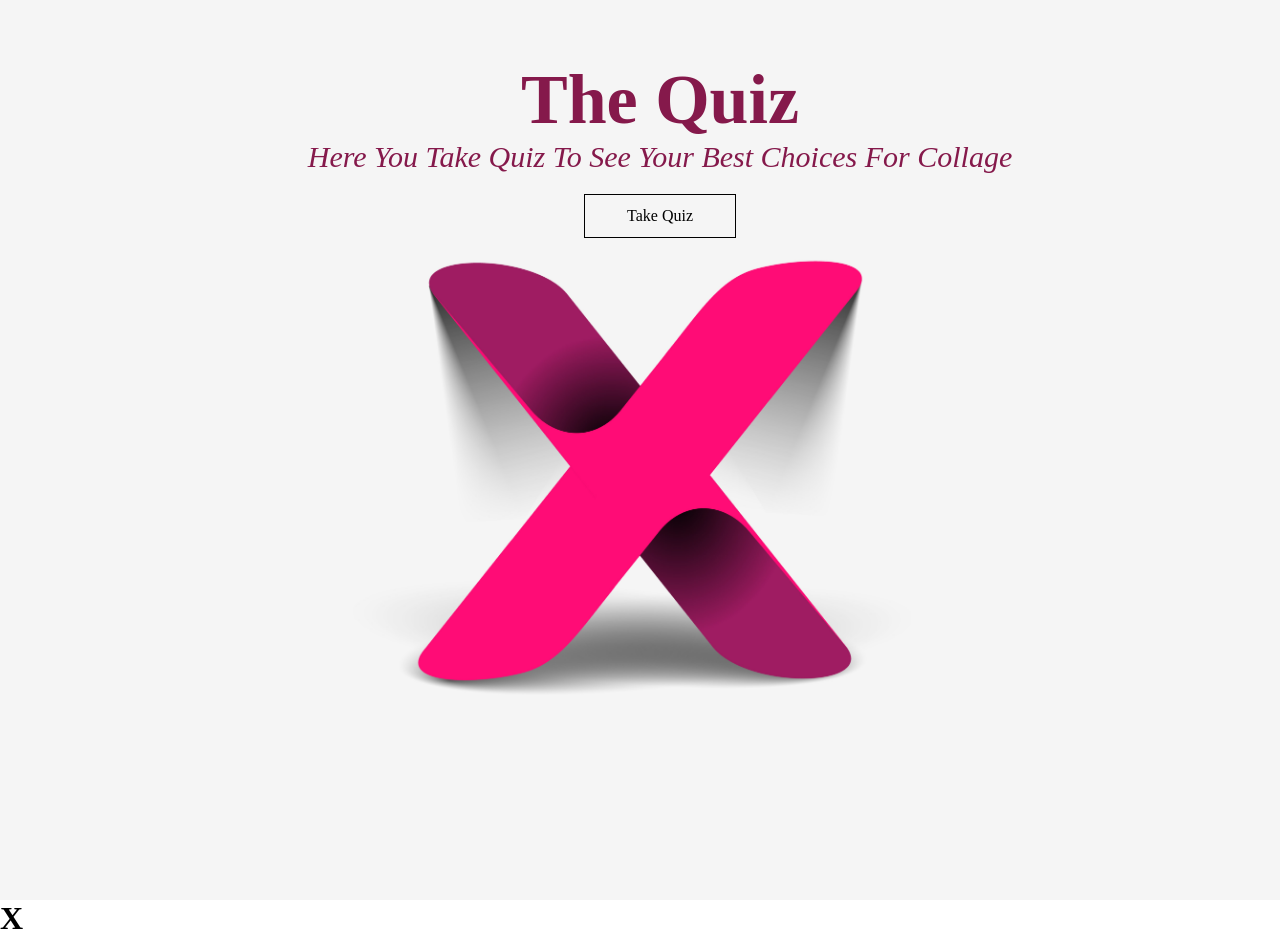
<file: index.html>
<!DOCTYPE html>
<html lang="en">
<head>
    <meta charset="UTF-8">
    <meta name="viewport" content="width=device-width, initial-scale=1.0">
    <title>Your Website</title>
    <link rel="stylesheet" href="style.css">
</head>
<body>
    <section id="banner">
<div class ="banner-text">
    <h1> The Quiz</h1>
    <p>Here You Take Quiz To See Your Best Choices For Collage</p>
    <div class="banner-btn">
        <a href="page2.html"><span></span>Take Quiz</a>
    </div>
</div>

    </section>
    <header>
        <h1>X</h1>
    </header>
    <main>


    </main>
</body>
</html>
</file>
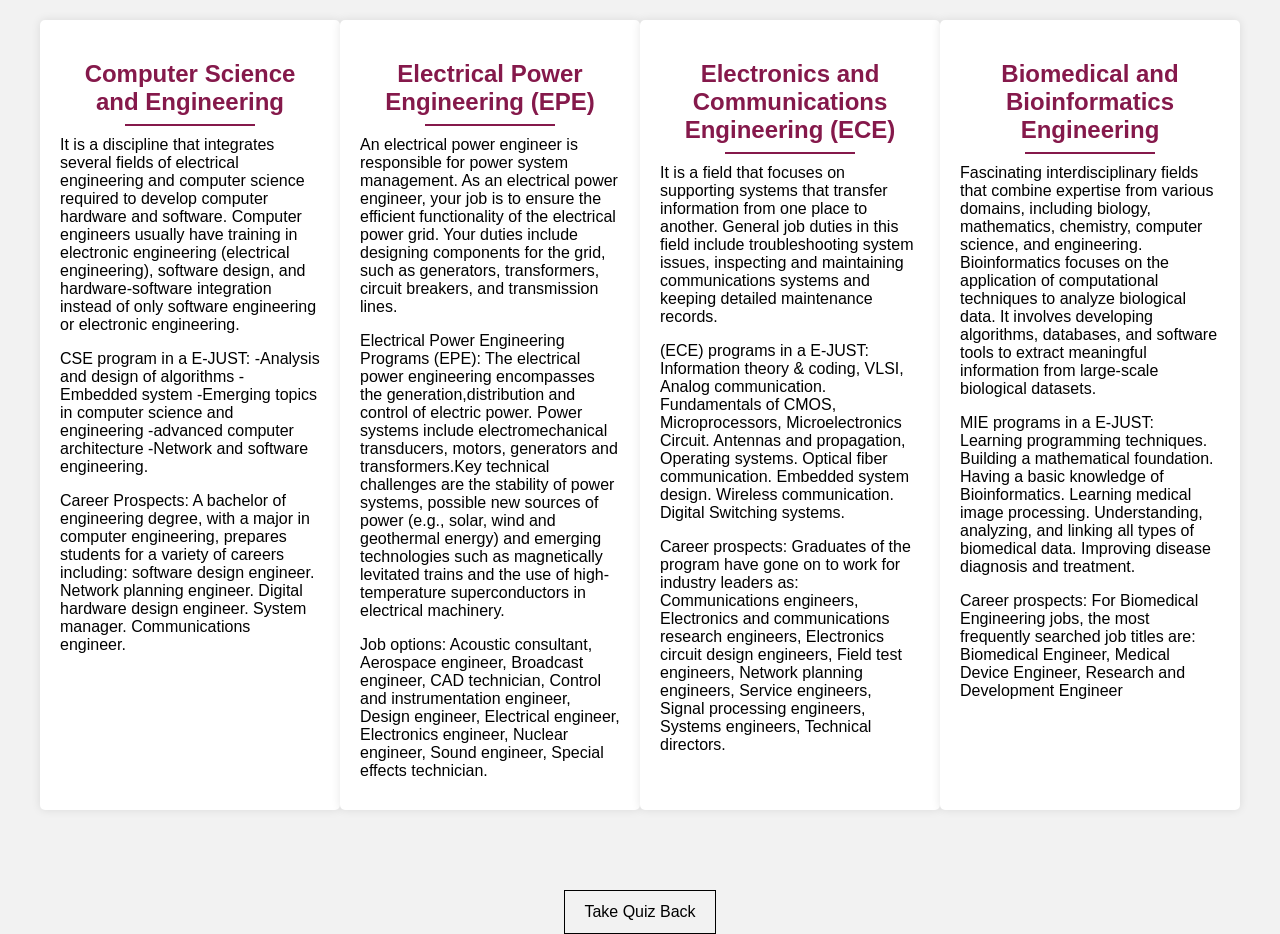
<file: ecce.html>
<!DOCTYPE html>
<html lang="en">
<head>
    <meta charset="UTF-8">
    <meta name="viewport" content="width=device-width, initial-scale=1.0">
    <title>Document</title>
    <link rel="stylesheet" href="style4.css">
</head>
<body>

    <div class="container">
        <div class="content">
            <h2>Computer Science and Engineering</h2>
            <p>It is a discipline that integrates several fields of electrical engineering and computer science required to develop computer hardware and software.
                Computer engineers usually have training in electronic engineering (electrical engineering), software design, and hardware-software integration instead of only software engineering or electronic engineering.
            </p>
             <p>  
                CSE program in a E-JUST:
                
                -Analysis and design of algorithms
                -Embedded system 
                -Emerging topics in computer science and engineering 
                -advanced computer architecture 
                -Network and software engineering.
                </p>
              <p>Career Prospects: 
                
                A bachelor of engineering degree, with a major in computer engineering, prepares students for a variety of careers including:
                software design engineer.
                Network planning engineer.
                Digital hardware design engineer.
                System manager.
                Communications engineer.</p>
        </div>
        <div class="content">
            <h2>Electrical Power Engineering (EPE)</h2>
            <p>An electrical power engineer is responsible for power system management. As an electrical power engineer, your job is to ensure the efficient functionality of the electrical power grid. Your duties include designing components for the grid, such as generators, transformers, circuit breakers, and transmission lines.</p>
            <p>Electrical Power Engineering Programs (EPE): The electrical power engineering encompasses the generation,distribution and control of electric power. Power systems include electromechanical transducers, motors, generators and transformers.Key technical challenges are the stability of power systems, possible new sources of power (e.g., solar, wind and geothermal energy) and emerging technologies such as magnetically levitated trains and the use of high-temperature superconductors in electrical machinery.</p>
            <p>Job options: Acoustic consultant, Aerospace engineer, Broadcast engineer, CAD technician, Control and instrumentation engineer, Design engineer, Electrical engineer, Electronics engineer, Nuclear engineer, Sound engineer, Special effects technician.</p>
        </div>
        <div class="content">
            <h2>Electronics and Communications Engineering (ECE)</h2>
            <p>It is a field that focuses on supporting systems that transfer information from one place to another. General job duties in this field include troubleshooting system issues, inspecting and maintaining communications systems and keeping detailed maintenance records.</p>
            <p>(ECE) programs in a E-JUST: Information theory & coding, VLSI, Analog communication. Fundamentals of CMOS, Microprocessors, Microelectronics Circuit. Antennas and propagation, Operating systems. Optical fiber communication. Embedded system design. Wireless communication. Digital Switching systems.</p>
            <p>Career prospects: Graduates of the program have gone on to work for industry leaders as: Communications engineers, Electronics and communications research engineers, Electronics circuit design engineers, Field test engineers, Network planning engineers, Service engineers, Signal processing engineers, Systems engineers, Technical directors.</p>
        </div>
        <div class="content">
            <h2>Biomedical and Bioinformatics Engineering</h2>
            <p>Fascinating interdisciplinary fields that combine expertise from various domains, including biology, mathematics, chemistry, computer science, and engineering. Bioinformatics focuses on the application of computational techniques to analyze biological data. It involves developing algorithms, databases, and software tools to extract meaningful information from large-scale biological datasets.</p>
            <p>MIE programs in a E-JUST: Learning programming techniques. Building a mathematical foundation. Having a basic knowledge of Bioinformatics. Learning medical image processing. Understanding, analyzing, and linking all types of biomedical data. Improving disease diagnosis and treatment.</p>
            <p>Career prospects: For Biomedical Engineering jobs, the most frequently searched job titles are: Biomedical Engineer, Medical Device Engineer, Research and Development Engineer</p>
        </div>
    </div>
    
    <!-- Button at the end of the page -->
    <div class="banner-btn" style="text-align: center; margin-top: 20px;">
        <a href="page2.html"><span></span>Take Quiz Back</a>
    </div>

</body>
</html>
</file>
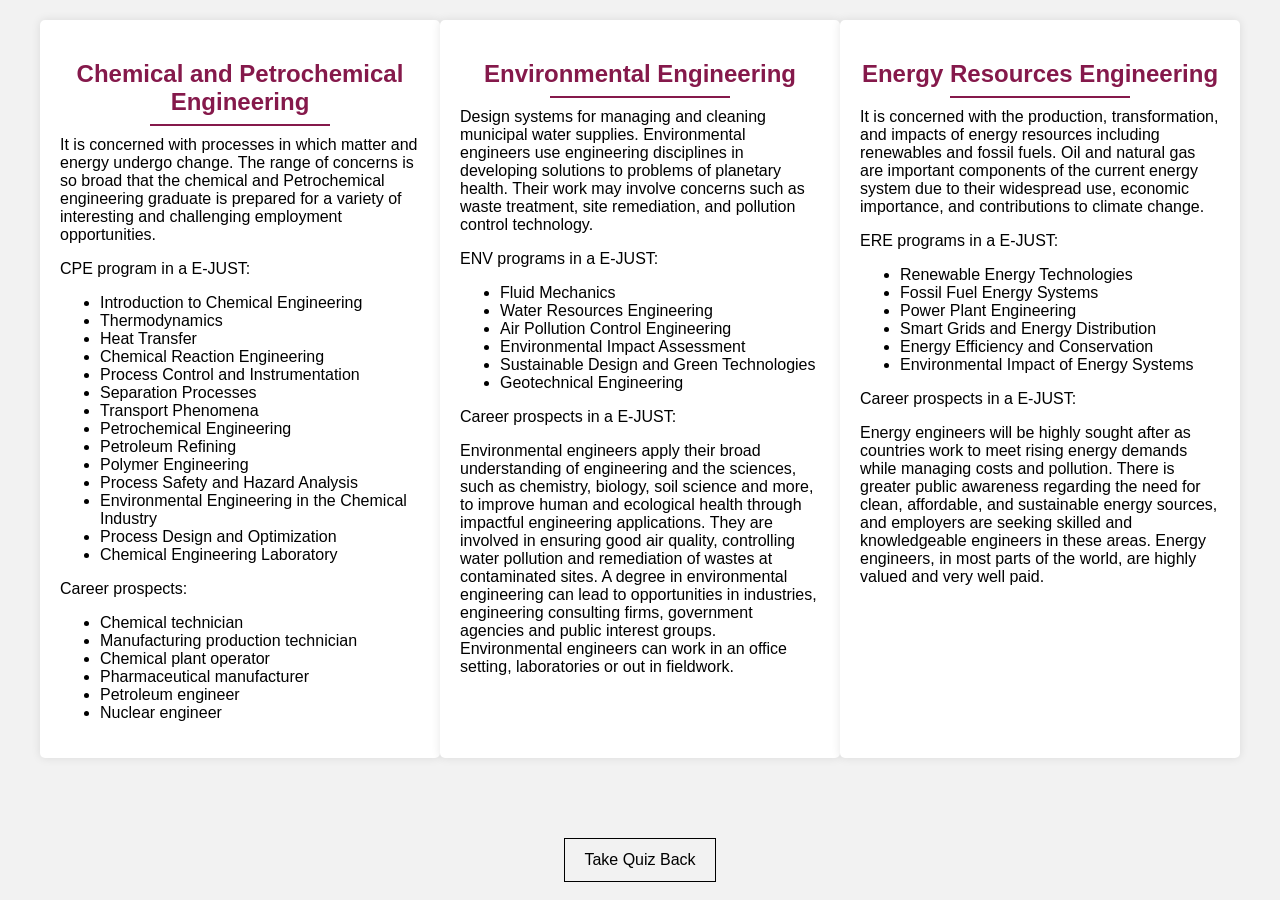
<file: eece.html>
<!DOCTYPE html>
<html lang="en">
<head>
    <meta charset="UTF-8">
    <meta name="viewport" content="width=device-width, initial-scale=1.0">
    <title>Engineering Programs</title>
    <link rel="stylesheet" href="style4.css">
</head>
<body>
    <div class="container">
        <div class="content">
            <h2>Chemical and Petrochemical Engineering</h2>
            <p>It is concerned with processes in which matter and energy undergo change. The range of concerns is so broad that the chemical and Petrochemical engineering graduate is prepared for a variety of interesting and challenging employment opportunities.</p>
            <p>CPE program in a E-JUST:</p>
            <ul>
                <li>Introduction to Chemical Engineering</li>
                <li>Thermodynamics</li>
                <li>Heat Transfer</li>
                <li>Chemical Reaction Engineering</li>
                <li>Process Control and Instrumentation</li>
                <li>Separation Processes</li>
                <li>Transport Phenomena</li>
                <li>Petrochemical Engineering</li>
                <li>Petroleum Refining</li>
                <li>Polymer Engineering</li>
                <li>Process Safety and Hazard Analysis</li>
                <li>Environmental Engineering in the Chemical Industry</li>
                <li>Process Design and Optimization</li>
                <li>Chemical Engineering Laboratory</li>
            </ul>
            <p>Career prospects:</p>
            <ul>
                <li>Chemical technician</li>
                <li>Manufacturing production technician</li>
                <li>Chemical plant operator</li>
                <li>Pharmaceutical manufacturer</li>
                <li>Petroleum engineer</li>
                <li>Nuclear engineer</li>
            </ul>
        </div>

        <div class="content">
            <h2>Environmental Engineering</h2>
            <p>Design systems for managing and cleaning municipal water supplies. Environmental engineers use engineering disciplines in developing solutions to problems of planetary health. Their work may involve concerns such as waste treatment, site remediation, and pollution control technology.</p>
            <p>ENV programs in a E-JUST:</p>
            <ul>
                <li>Fluid Mechanics</li>
                <li>Water Resources Engineering</li>
                <li>Air Pollution Control Engineering</li>
                <li>Environmental Impact Assessment</li>
                <li>Sustainable Design and Green Technologies</li>
                <li>Geotechnical Engineering</li>
            </ul>
            <p>Career prospects in a E-JUST:</p>
            <p>Environmental engineers apply their broad understanding of engineering and the sciences, such as chemistry, biology, soil science and more, to improve human and ecological health through impactful engineering applications. They are involved in ensuring good air quality, controlling water pollution and remediation of wastes at contaminated sites.
                A degree in environmental engineering can lead to opportunities in industries, engineering consulting firms, government agencies and public interest groups. Environmental engineers can work in an office setting, laboratories or out in fieldwork.</p>
        </div>

        <div class="content">
            <h2>Energy Resources Engineering</h2>
            <p>It is concerned with the production, transformation, and impacts of energy resources including renewables and fossil fuels. Oil and natural gas are important components of the current energy system due to their widespread use, economic importance, and contributions to climate change.</p>
            <p>ERE programs in a E-JUST:</p>
            <ul>
                <li>Renewable Energy Technologies</li>
                <li>Fossil Fuel Energy Systems</li>
                <li>Power Plant Engineering</li>
                <li>Smart Grids and Energy Distribution</li>
                <li>Energy Efficiency and Conservation</li>
                <li>Environmental Impact of Energy Systems</li>
            </ul>
            <p>Career prospects in a E-JUST:</p>
            <p>Energy engineers will be highly sought after as countries work to meet rising energy demands while managing costs and pollution. There is greater public awareness regarding the need for clean, affordable, and sustainable energy sources, and employers are seeking skilled and knowledgeable engineers in these areas. Energy engineers, in most parts of the world, are highly valued and very well paid.</p>
        </div>
    </div>

    <!-- Button at the end of the page -->
    <div class="banner-btn" style="text-align: center; margin-top: 20px;">
        <a href="page2.html"><span></span>Take Quiz Back</a>
    </div>

</body>
</html>
</file>
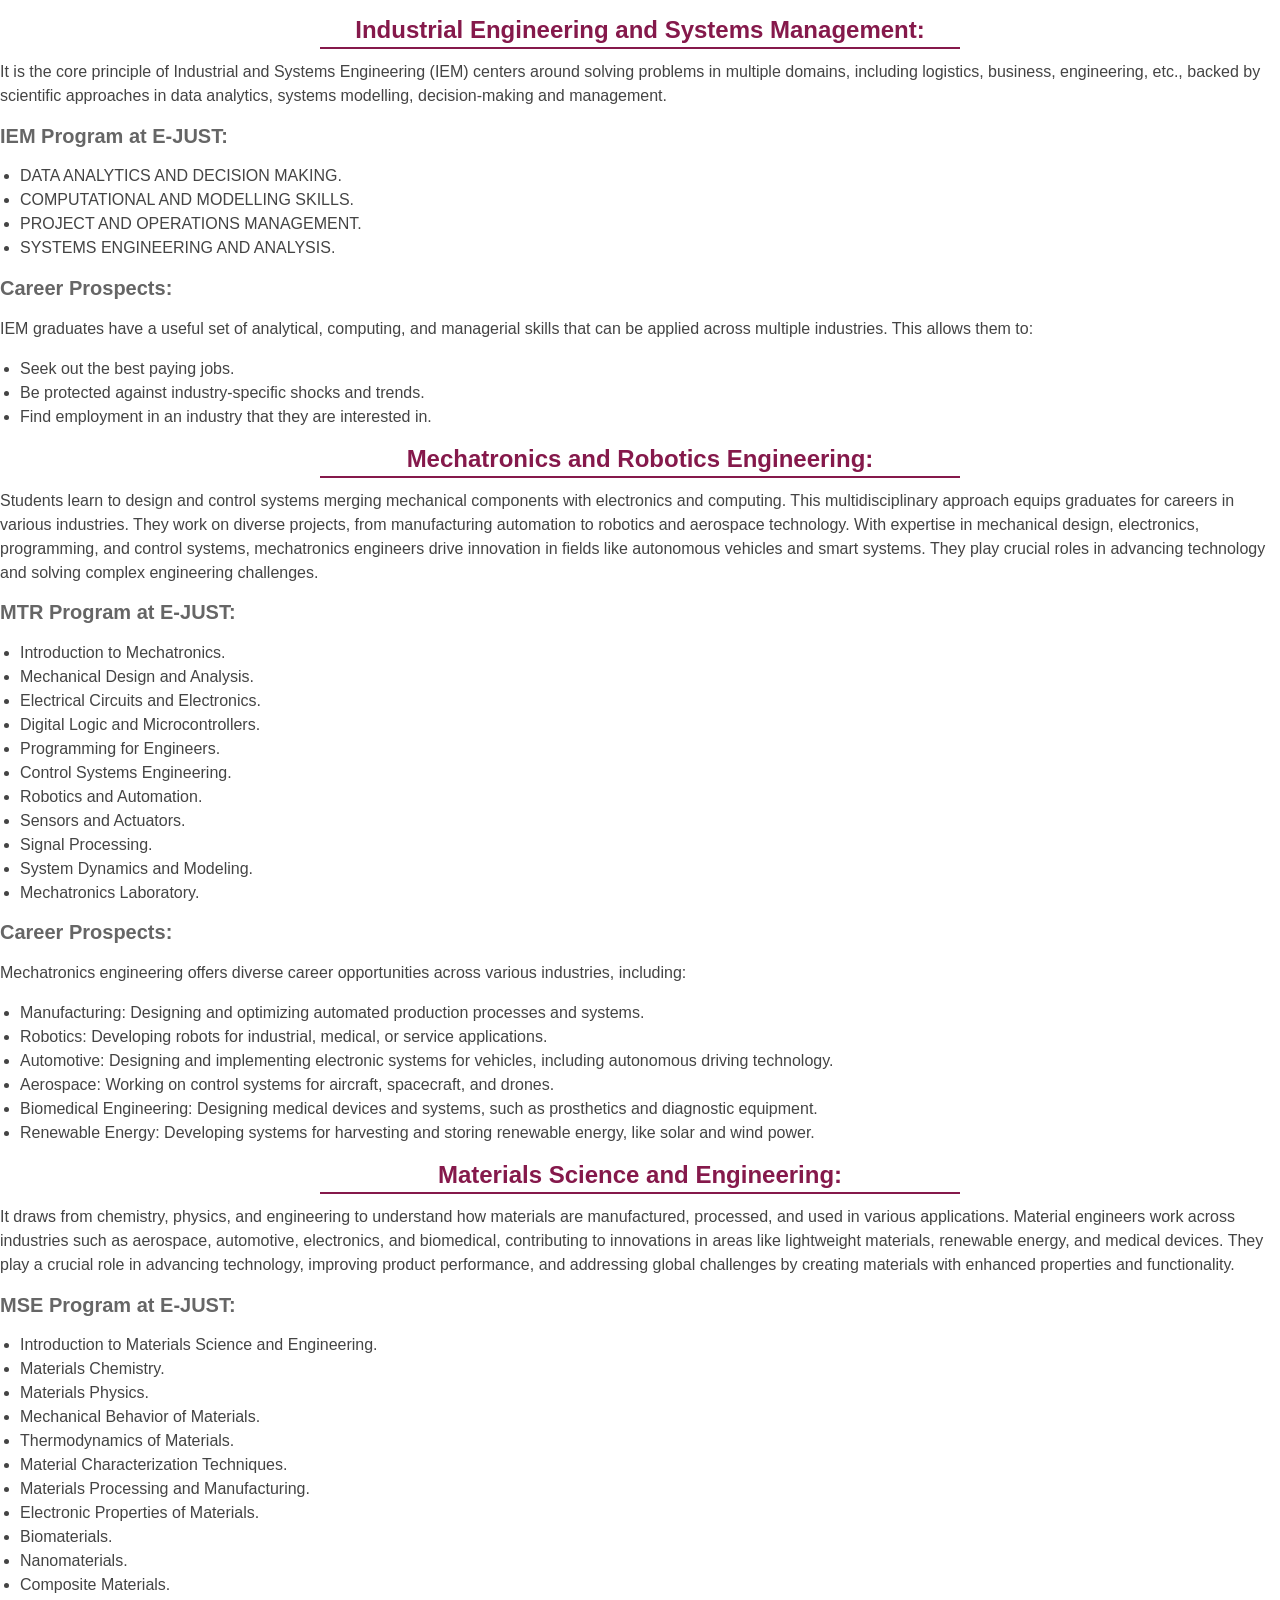
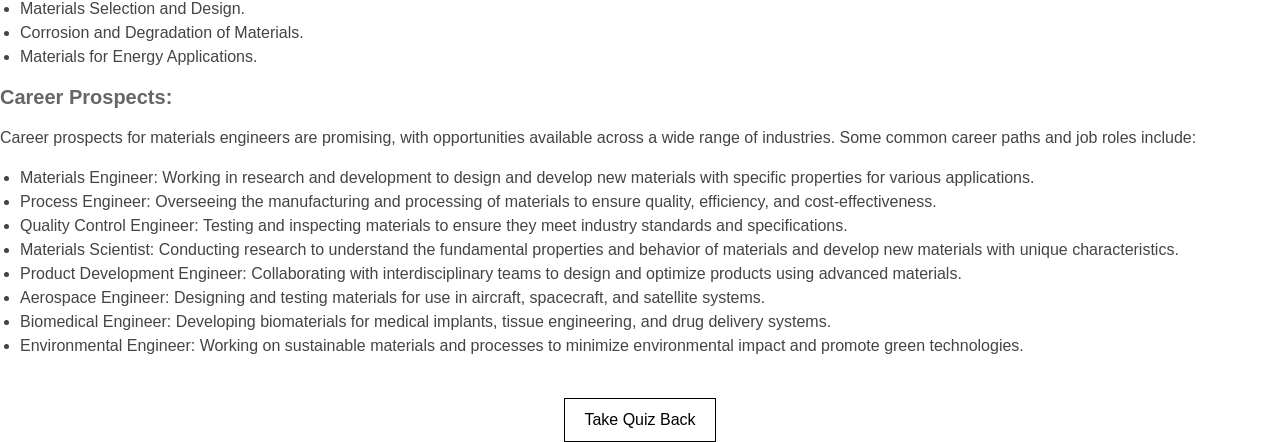
<file: ide.html>
<!DOCTYPE html>
<html lang="en">
<head>
    <meta charset="UTF-8">
    <meta name="viewport" content="width=device-width, initial-scale=1.0">
    <title>Document</title>
    <link rel="stylesheet" href="style3.css">
</head>
<body>

    <div>
        <h1>Industrial Engineering and Systems Management:</h1>
        <p>It is the core principle of Industrial and Systems Engineering (IEM) centers around solving problems in multiple domains, including logistics, business, engineering, etc., backed by scientific approaches in data analytics, systems modelling, decision-making and management.</p>

        <h2>IEM Program at E-JUST:</h2>
        <ul>
            <li>DATA ANALYTICS AND DECISION MAKING.</li>
            <li>COMPUTATIONAL AND MODELLING SKILLS.</li>
            <li>PROJECT AND OPERATIONS MANAGEMENT.</li>
            <li>SYSTEMS ENGINEERING AND ANALYSIS.</li>
        </ul>

        <h2>Career Prospects:</h2>
        <p>IEM graduates have a useful set of analytical, computing, and managerial skills that can be applied across multiple industries. This allows them to:</p>
        <ul>
            <li>Seek out the best paying jobs.</li>
            <li>Be protected against industry-specific shocks and trends.</li>
            <li>Find employment in an industry that they are interested in.</li>
        </ul>
    </div>

    <div>
        <h1>Mechatronics and Robotics Engineering:</h1>
        <p>Students learn to design and control systems merging mechanical components with electronics and computing. This multidisciplinary approach equips graduates for careers in various industries. They work on diverse projects, from manufacturing automation to robotics and aerospace technology. With expertise in mechanical design, electronics, programming, and control systems, mechatronics engineers drive innovation in fields like autonomous vehicles and smart systems. They play crucial roles in advancing technology and solving complex engineering challenges.</p>

        <h2>MTR Program at E-JUST:</h2>
        <ul>
            <li>Introduction to Mechatronics.</li>
            <li>Mechanical Design and Analysis.</li>
            <li>Electrical Circuits and Electronics.</li>
            <li>Digital Logic and Microcontrollers.</li>
            <li>Programming for Engineers.</li>
            <li>Control Systems Engineering.</li>
            <li>Robotics and Automation.</li>
            <li>Sensors and Actuators.</li>
            <li>Signal Processing.</li>
            <li>System Dynamics and Modeling.</li>
            <li>Mechatronics Laboratory.</li>
        </ul>

        <h2>Career Prospects:</h2>
        <p>Mechatronics engineering offers diverse career opportunities across various industries, including:</p>
        <ul>
            <li>Manufacturing: Designing and optimizing automated production processes and systems.</li>
            <li>Robotics: Developing robots for industrial, medical, or service applications.</li>
            <li>Automotive: Designing and implementing electronic systems for vehicles, including autonomous driving technology.</li>
            <li>Aerospace: Working on control systems for aircraft, spacecraft, and drones.</li>
            <li>Biomedical Engineering: Designing medical devices and systems, such as prosthetics and diagnostic equipment.</li>
            <li>Renewable Energy: Developing systems for harvesting and storing renewable energy, like solar and wind power.</li>
        </ul>
    </div>

    <div>
        <h1>Materials Science and Engineering:</h1>
        <p>It draws from chemistry, physics, and engineering to understand how materials are manufactured, processed, and used in various applications. Material engineers work across industries such as aerospace, automotive, electronics, and biomedical, contributing to innovations in areas like lightweight materials, renewable energy, and medical devices. They play a crucial role in advancing technology, improving product performance, and addressing global challenges by creating materials with enhanced properties and functionality.</p>

        <h2>MSE Program at E-JUST:</h2>
        <ul>
            <li>Introduction to Materials Science and Engineering.</li>
            <li>Materials Chemistry.</li>
            <li>Materials Physics.</li>
            <li>Mechanical Behavior of Materials.</li>
            <li>Thermodynamics of Materials.</li>
            <li>Material Characterization Techniques.</li>
            <li>Materials Processing and Manufacturing.</li>
            <li>Electronic Properties of Materials.</li>
            <li>Biomaterials.</li>
            <li>Nanomaterials.</li>
            <li>Composite Materials.</li>
            <li>Materials Selection and Design.</li>
            <li>Corrosion and Degradation of Materials.</li>
            <li>Materials for Energy Applications.</li>
        </ul>

        <h2>Career Prospects:</h2>
        <p>Career prospects for materials engineers are promising, with opportunities available across a wide range of industries. Some common career paths and job roles include:</p>
        <ul>
            <li>Materials Engineer: Working in research and development to design and develop new materials with specific properties for various applications.</li>
            <li>Process Engineer: Overseeing the manufacturing and processing of materials to ensure quality, efficiency, and cost-effectiveness.</li>
            <li>Quality Control Engineer: Testing and inspecting materials to ensure they meet industry standards and specifications.</li>
            <li>Materials Scientist: Conducting research to understand the fundamental properties and behavior of materials and develop new materials with unique characteristics.</li>
            <li>Product Development Engineer: Collaborating with interdisciplinary teams to design and optimize products using advanced materials.</li>
            <li>Aerospace Engineer: Designing and testing materials for use in aircraft, spacecraft, and satellite systems.</li>
            <li>Biomedical Engineer: Developing biomaterials for medical implants, tissue engineering, and drug delivery systems.</li>
            <li>Environmental Engineer: Working on sustainable materials and processes to minimize environmental impact and promote green technologies.</li>
        </ul>
    </div>
    
    <!-- Button at the end of the page -->
    <div class="banner-btn" style="text-align: center; margin-top: 20px;">
        <a href="page2.html"><span></span>Take Quiz Back</a>
    </div>

</
</file>
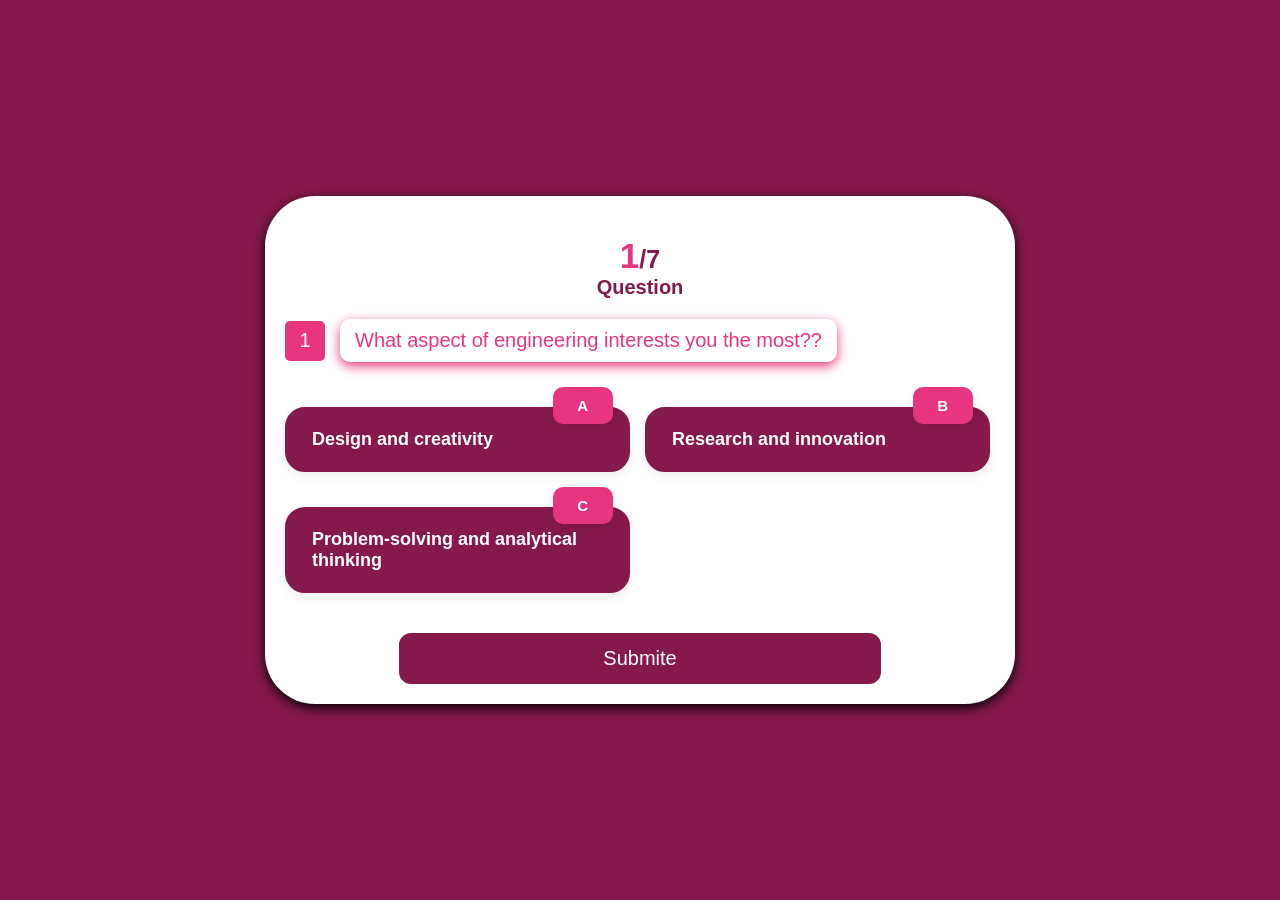
<file: page2.html>
<!DOCTYPE html>
<html lang="en">
<head>
    <meta charset="UTF-8">
    <meta name="viewport" content="width=device-width, initial-scale=1.0">
    <title>Quiz</title>
    <link rel="stylesheet" href="style2.css">
</head>
<body>
    <div class="quiz-wrapper">
        <div class="quiz-box" id="quiz">
            <div class="question-count">
                <p class="count"><span id="count-question">1</span>/<strong id="tol-num-que">7</strong> </p>
                <p class="question-tittle">Question</p>
            </div>
            <div class="question-box">
                <span id="question-number">1</span>
                <p id="question">Ekhtar</p>
            </div>
            <div class="answers-box">
                <div class="box">
                    <div class="answer-number">A</div>
                    <input type="radio" name="option" id="first" value="a" required hidden> 
                    <label for="first" class="answer-label">Testing 1</label>  
                </div>
                
                <div class="box">
                    <div class="answer-number">B</div>
                    <input type="radio" name="option" id="second" value="b" required hidden> 
                    <label for="second" class="answer-label">Testing 2</label>  
                </div>
                
                <div class="box">
                    <div class="answer-number">C</div>
                    <input type="radio" name="option" id="third" value="c" required hidden> 
                    <label for="third" class="answer-label">Testing 3</label>  
                </div>
                
              <!---  <div class="box">
                    <div class="answer-number">D</div>
                    <input type="radio" name="option" id="fourth" value="d" required hidden> 
                    <label for="fourth" class="answer-label">Testing 4</label>  
                </div> --->
            </div>
            <div class="button-box">
                <button type="button" class="next-btn button" id="next-question-btn">Submite</button>
                <button type="button" class="next-btn button submite-btn" id="submite">Reveal your best choice</button>
            </div>
        </div>

    </div>

    <!---java-->
    <script src="script.js"></script>
</body>
</html>
</file>
<file: style.css>
*{
    margin:0;
    padding:0;
}
#banner{
    background: url(x.jpg);
    background-size: cover;
    background-position: center;
    height:100vh;
}
.banner-text {
    position: relative;
    text-align: center;
    color: rgb(133, 25, 75);
    padding-top: 180px;
    top: -120px; 
    left: 20px; 
}

.banner-text h1{
    font-size: 70px;
}
.banner-text p{
    font-size: 30px;
    font-style: italic;
}.banner-btn a {
    width: 150px;
    text-decoration: none;
    display: inline-block;
    margin: 20px auto 0; /* Adjusted margin */
    padding: 12px 0;
    color: rgb(0, 0, 0);
    margin-top: 20px; 
    border: 0.5px solid rgb(0, 0, 0);
    position: relative;
    z-index: 1;
    transition: color 0.5s;
}

.banner-btn a span {
    width: 0%;
    height: 100%;
    position: absolute;
    top: 0;
    left: 0;
    background: rgb(133, 25, 75);
    z-index: -1;
    transition: width 0.5s; 
}

.banner-btn a:hover span {
    width: 100%;
}
.banner-btn a:hover {
    color :white
}
</file>
<file: style4.css>
body {
    font-family: Arial, sans-serif;
    margin: 0;
    padding: 0;
    background-color: #f2f2f2;
}

.container {
    display: flex;
    flex-wrap: wrap;
    justify-content: space-between;
    max-width: 1200px;
    margin: 0 auto;
    padding: 20px;
}

.content {
    flex: 1;
    background-color: #fff;
    border-radius: 5px;
    box-shadow: 0 0 10px rgba(0, 0, 0, 0.1);
    margin-bottom: 20px;
    padding: 20px;
}

h2 {
    color: rgb(133, 25, 75);
    font-size: 24px;
    text-align: center;
    position: relative;
    margin-bottom: 20px;
}

h2::after {
    content: "";
    display: block;
    width: 50%;
    height: 2px;
    background-color: rgb(133, 25, 75);
    position: absolute;
    bottom: -10px;
    left: 25%;
}

.content p {
    margin-bottom: 10px;
}

#banner{
    background: url(x.jpg);
    background-size: cover;
    background-position: center;
    height:100vh;
 
}
.banner-text {
    position: relative;
    text-align: center;
    color: rgb(133, 25, 75);
    padding-top: 180px;
    top: -120px; 
    left: 20px; 
}

.banner-text h1{
    font-size: 70px;
}
.banner-text p{
    font-size: 30px;
    font-style: italic;
}.banner-btn a {
    width: 150px;
    text-decoration: none;
    display: inline-block;
    margin: 20px auto 0; /* Adjusted margin */
    padding: 12px 0;
    color: rgb(0, 0, 0);
    margin-top: 20px; 
    border: 0.5px solid rgb(0, 0, 0);
    position: relative;
    z-index: 1;
    transition: color 0.5s;
}

.banner-btn a span {
    width: 0%;
    height: 100%;
    position: absolute;
    top: 0;
    left: 0;
    background: rgb(133, 25, 75);
    z-index: -1;
    transition: width 0.5s; 
}

.banner-btn a:hover span {
    width: 100%;
}
.banner-btn a:hover {
    color :white
}
</file>
<file: style3.css>
body {
    font-family: Arial, sans-serif;
    margin: 0;
    padding: 0;
}

.container {
    display: flex;
    justify-content: space-between;
    margin-bottom: 20px;
}

.content {
    flex: 1;
    padding: 20px;
}

h1 {
    font-size: 24px;
    color: rgb(133, 25, 75);
    text-align: center;
    position: relative;
}

h1::after {
    content: '';
    display: block;
    width: 50%;
    height: 2px;
    background-color: rgb(133, 25, 75);
    position: absolute;
    bottom: -5px;
    left: 25%;
}

h2 {
    font-size: 20px;
    color: #666;
}

p {
    font-size: 16px;
    line-height: 1.5;
    color: #444;
}

ul {
    list-style-type: disc;
    padding-left: 20px;
}

li {
    font-size: 16px;
    line-height: 1.5;
    color: #444;
}

#banner{
    background: url(x.jpg);
    background-size: cover;
    background-position: center;
    height:100vh;
}
.banner-text {
    position: relative;
    text-align: center;
    color: rgb(133, 25, 75);
    padding-top: 180px;
    top: -120px; 
    left: 20px; 
}

.banner-text h1{
    font-size: 70px;
}
.banner-text p{
    font-size: 30px;
    font-style: italic;
}.banner-btn a {
    width: 150px;
    text-decoration: none;
    display: inline-block;
    margin: 20px auto 0; /* Adjusted margin */
    padding: 12px 0;
    color: rgb(0, 0, 0);
    margin-top: 20px; 
    border: 0.5px solid rgb(0, 0, 0);
    position: relative;
    z-index: 1;
    transition: color 0.5s;
}

.banner-btn a span {
    width: 0%;
    height: 100%;
    position: absolute;
    top: 0;
    left: 0;
    background: rgb(133, 25, 75);
    z-index: -1;
    transition: width 0.5s; 
}

.banner-btn a:hover span {
    width: 100%;
}
.banner-btn a:hover {
    color :white
}
</file>
<file: style2.css>
*{
    margin:0;
    padding:0;
    box-sizing:border-box;
    font-family:Arial, Helvetica, sans-serif;
}
.quiz-wrapper{
    width:100%;
    min-height: 100vh;
    padding:15px;
    background-color: rgb(133, 25, 75);
    display:flex;
    justify-content: center;
    align-items: center;
}
.quiz-box{
    width:750px;
    min-height: 400px ;
    background-color: white;
    padding: 20px;
    box-shadow: black 0px 4px 12px;
    border-radius: 50px;

}
.question-count{
    text-align: center;
    margin-top: 20px;
}
.question-count .count{
    font-size: 25px;
    font-weight: 800;
    color: rgb(133, 25, 75);
}
.question-count .count span{
    color: rgb(231, 54, 127);
    font-size: 35px;
}
.question-count .question-tittle{
    font-size: 20px;
    font-weight: 600;
    color: rgb(133, 25, 75);
}
.question-box {
    margin-top: 20px;
    display: flex;
    gap: 15px;
    align-items: center;

}
#question-number {
    display: flex;
    flex-direction: row;
    flex-wrap: wrap;
    justify-content: center;
    align-items: center;
    background-color:rgb(231, 54, 127);
    color: white;
    font-size: 20px;
    width: 40px;
    height: 40px;
    border-radius: 5px;
    padding: 5px;
    text-align: center;
}

.question-box #question{
    font-size: 20px;
    font-weight: 500;
    background-color: white;
    color: rgb(231, 54, 127);
    padding:10px 15px;
    border-radius: 10px;
    box-shadow:  rgb(231, 54, 127) 0px 4px 12px;
}.answers-box {
    display: flex;
    flex-wrap: wrap;
    margin-top: 45px;
    gap: 35px 15px;
}

.answers-box .box {
    width: calc(50% - 10px);
    position: relative;
}

.answers-box .box .answer-number {
    position: absolute;
    top: -20px;
    right: 5%;
    font-size: 15px;
    font-weight: 600;
    text-align: center;
    color: rgb(255, 255, 255);
    background-color: rgb(231, 54, 127);
    width: 60px;
    padding: 10px;
    border-radius: 10px;
    box-shadow: rgba(0, 0, 0, 0.08) 0px 4px 12px;
}
.answers-box .box .answer-label {
    display: flex;
    align-items: center;
    background-color: rgb(133, 25, 75);
    border: 2px solid rgb(133, 25, 75);
    width: 100%;
    color: white;
    padding: 20px 25px;
    border-radius: 20px;
    font-size: 18px;
    font-weight: 600;
    cursor: pointer;
    box-shadow: rgba(0, 0, 0, 0.08) 0px 4px 12px;
}
.answers-box .box input:checked~.answer-label{
    background-color: white;
    color:  rgb(133, 25, 75);
    border:2px solid  rgb(133, 25, 75);

}
.button-box{
    margin-top: 40px;
    display: flex;
    flex-direction: row;
    flex-wrap: wrap;
    justify-content: center;
    gap: 30px;

}
.button-box button{
    width: calc(70% - 15px);
    background-color:  rgb(133, 25, 75);
    border: 2px solid rgb(133, 25, 75);
    padding: 12px 12px;
    color: white;
    font-size: 20px;
    font-weight: 500;
    border-radius: 12px;
    cursor: pointer;
    transition: all 0.5s;
    box-shadow:  rgba(100, 100, 111, 0.2) 0px 7px 29px 0 px;
}
.button-box button:hover{
    border: 2px solid  rgb(133, 25, 75);
    background-color: white;
    color:#160f21;

}
.button-box .submite-btn{
    display:none;
}
</file>
